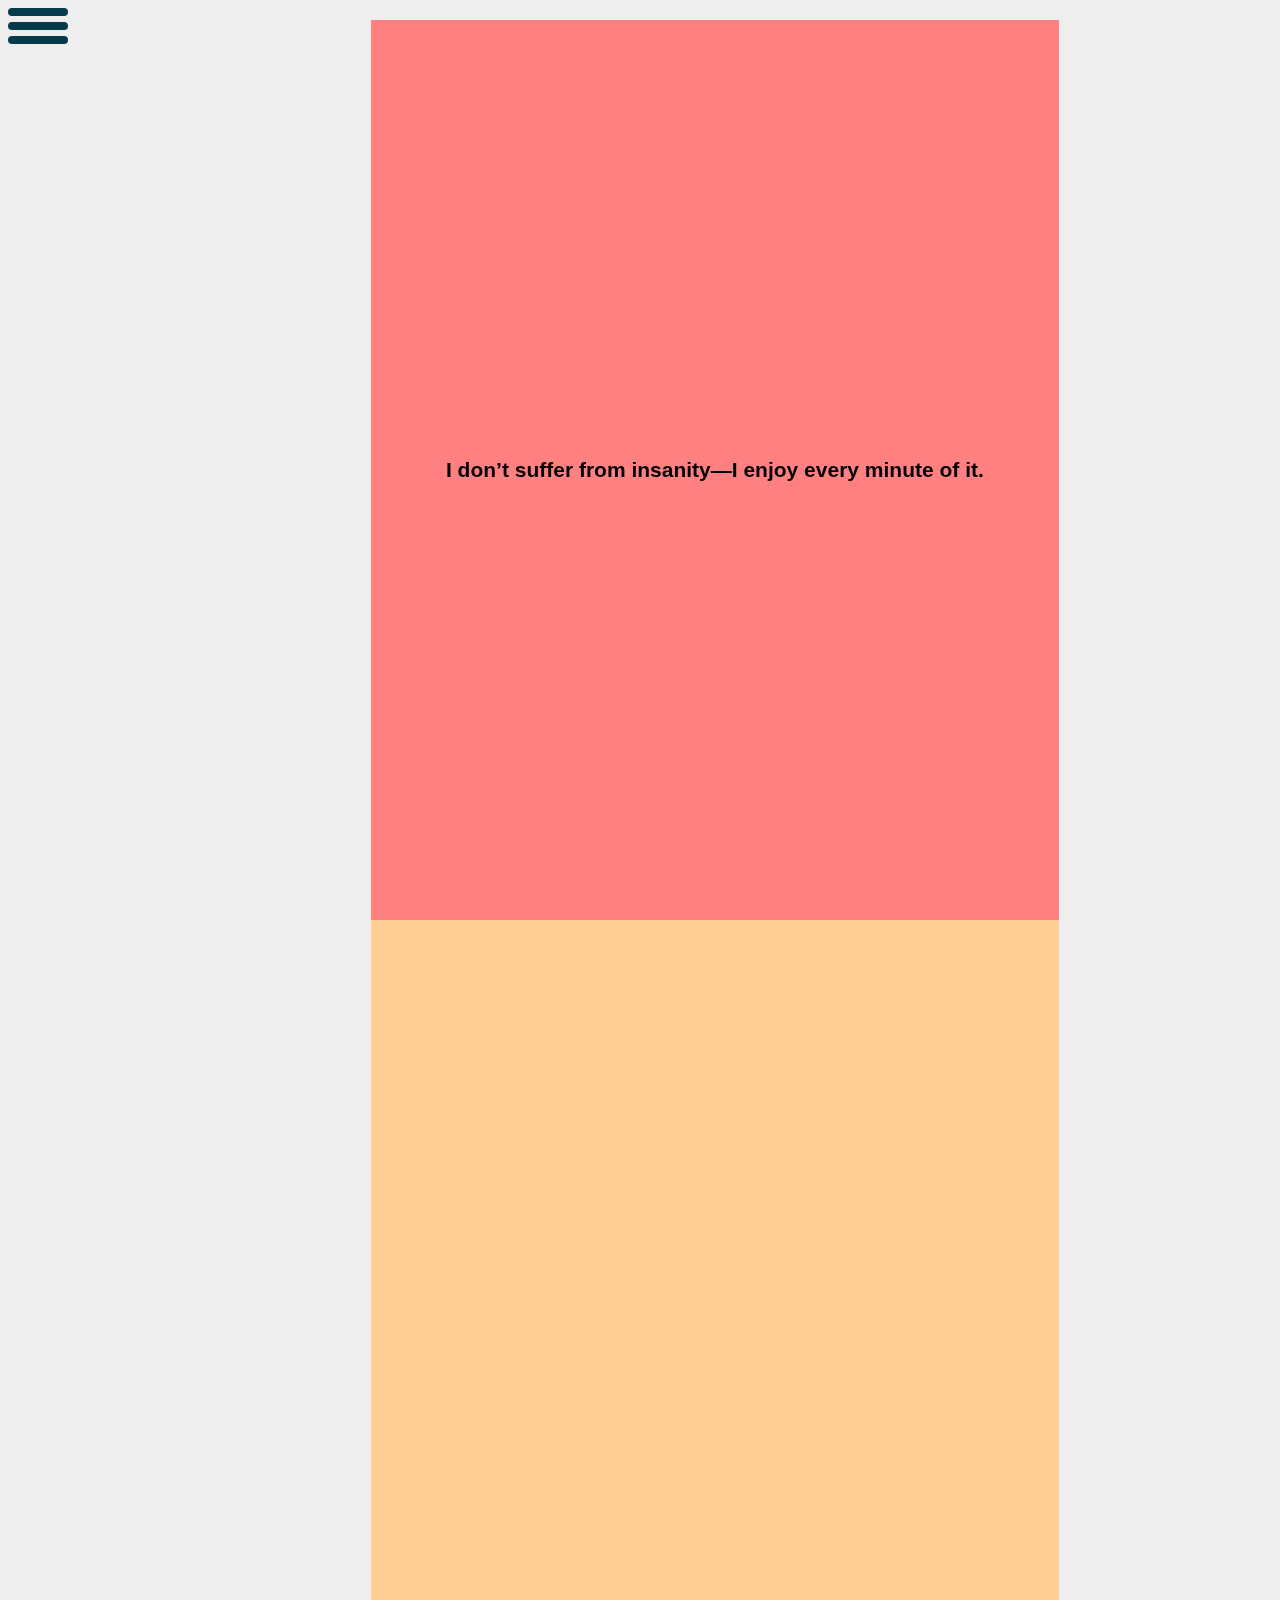
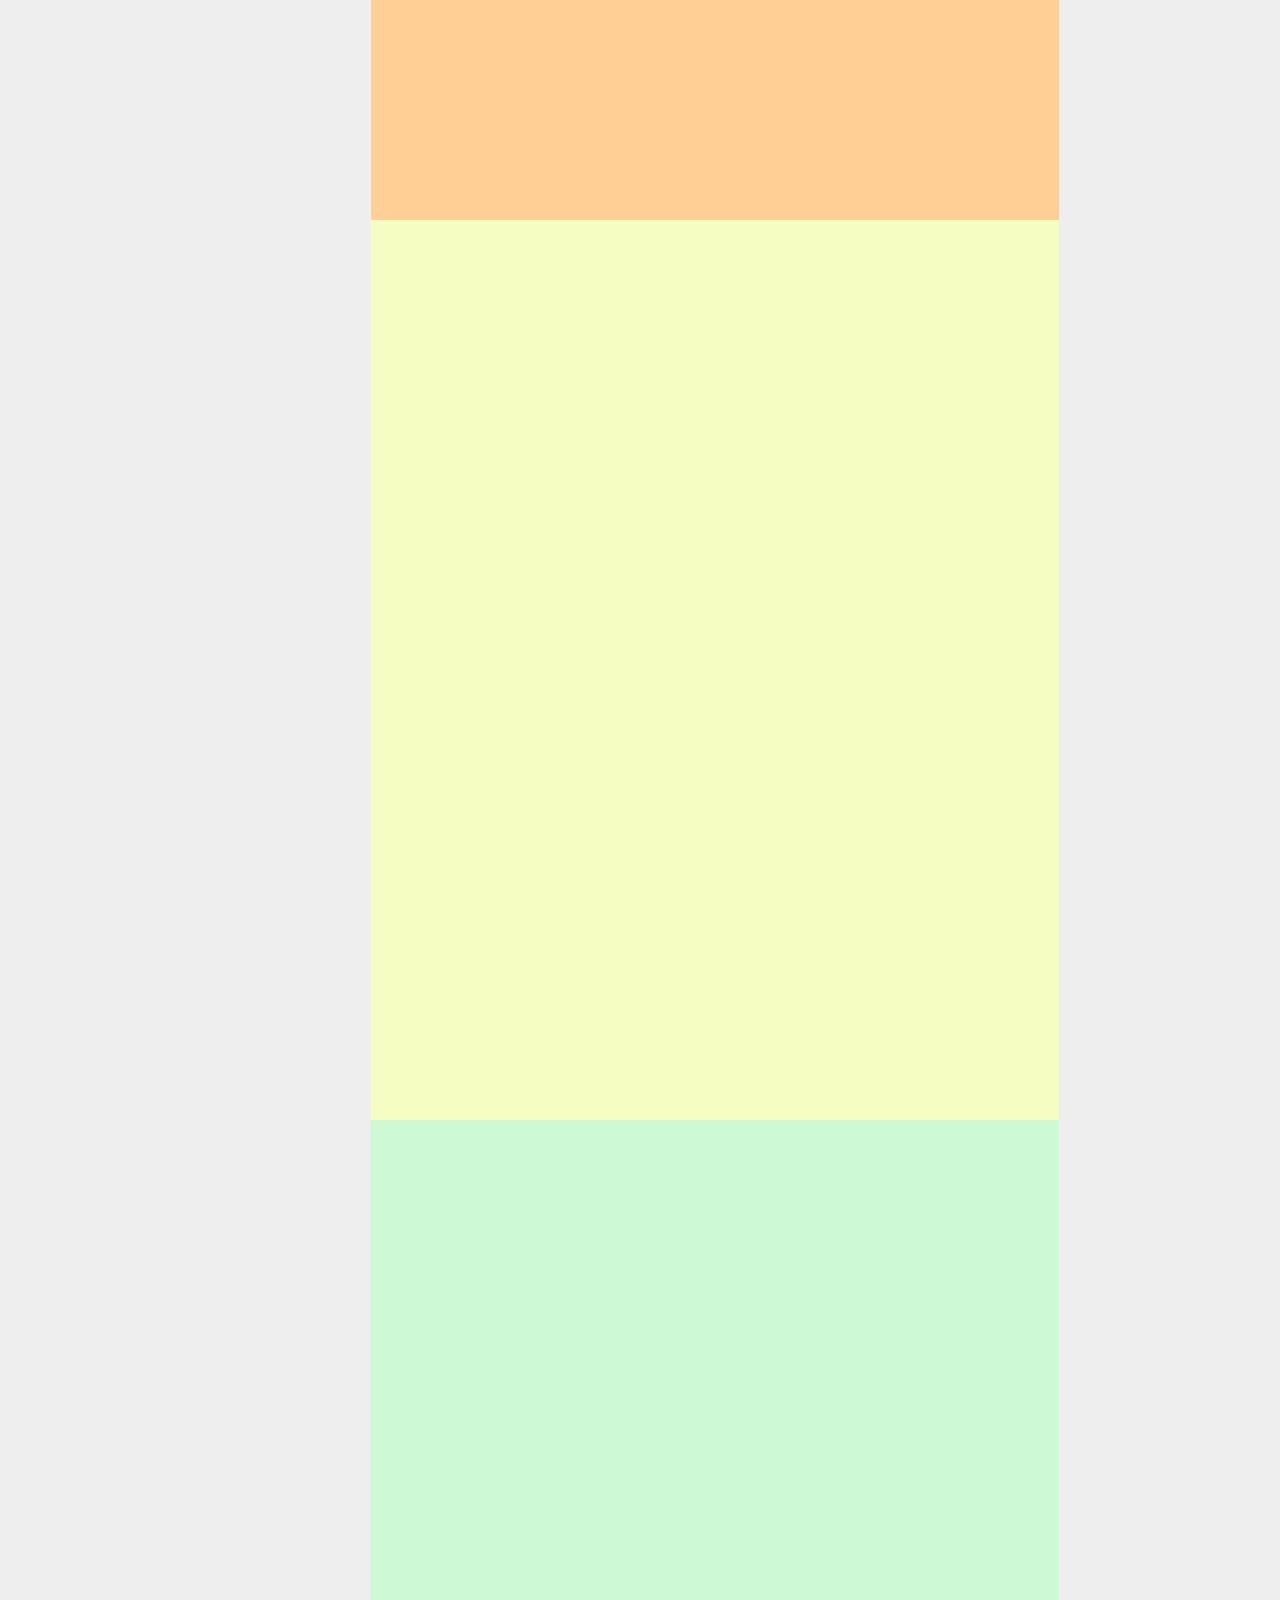
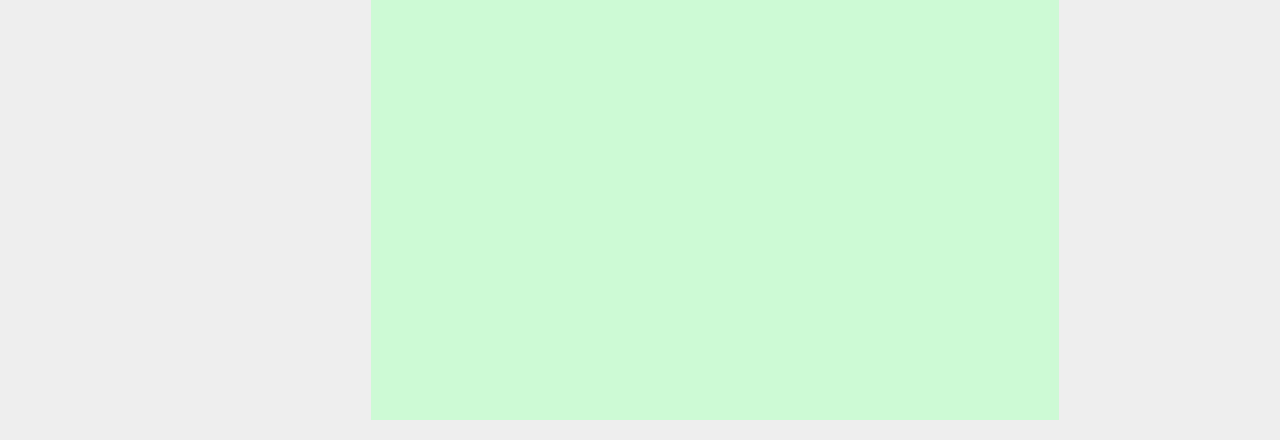
<file: aos.html>
<!DOCTYPE html>
<html lang="en">

<head>
    <meta charset="UTF-8">
    <meta name="viewport" content="width=device-width, initial-scale=1.0">
    <title>AOS</title>
    <link rel="stylesheet" href="styles.css">
    <link rel="stylesheet" href="./css/aos.css">
    <link href='https://unpkg.com/boxicons@2.1.4/css/boxicons.min.css' rel='stylesheet'>
    <link rel="stylesheet" href="https://cdn.jsdelivr.net/npm/aos@2.3.4/dist/aos.css">
</head>

<body>
    <div class="global-container">
        <label class="hamburger-menu">
            <input type="checkbox">
        </label>
        <aside class="sidebar">
            <nav>
                <ul>
                    <li><a href="aos.html">AOS</a></li>
                    <li><a href="swiper.html">Swiper</a></li>
                    <li><a href="fslightbox.html">FS Lightbox</a></li>
                    <li><a href="waypoints.html">Waypoints</a></li>
                </ul>
            </nav>
            <a href="index.html">
                <i class='bx bx-home bx-lg'></i>
            </a>
        </aside>

        <div class="container">
            <section class="section">
                <h2 data-aos="fade-up">I don’t suffer from insanity—I enjoy every minute of it.</h2>
            </section>

            <section class="section">
                <h2 data-aos="fade-left">The last thing I want to do is hurt you; but it’s still on the list.</h2>
            </section>

            <section class="section">
                <h2 data-aos="fade-right">People who take care of chickens are literally chicken tenders.</h2>
            </section>

            <section class="section">
                <h2 data-aos="zoom-in">I failed math so many times at school, I can’t even count</h2>
            </section>
        </div>
    </div>
    <script src="https://cdn.jsdelivr.net/npm/aos@2.3.4/dist/aos.js"></script>
    <script>
        AOS.init();
    </script>
</body>

</html>
</file>
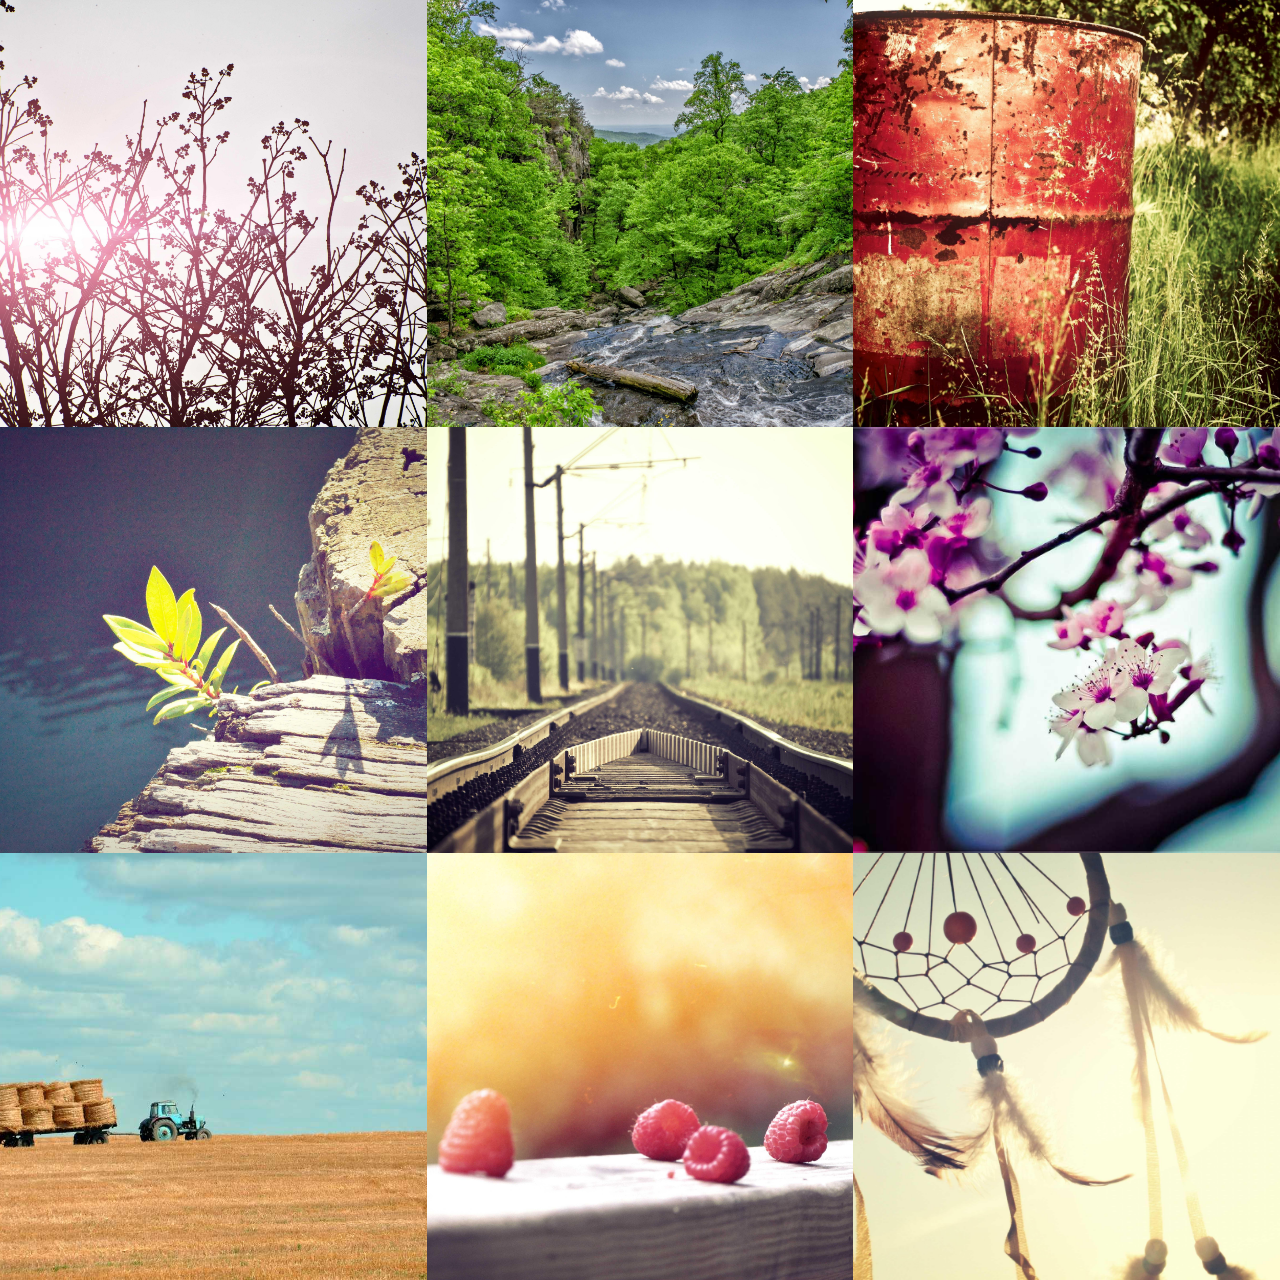
<file: fslightbox.html>
<!DOCTYPE html>
<html lang="en">

<head>
    <meta charset="UTF-8">
    <meta name="viewport" content="width=device-width, initial-scale=1.0">
    <title>FS Lightbox</title>
    <link rel="stylesheet" href="styles.css">
    <link rel="stylesheet" href="./css/fslightbox.css">
    <link href='https://unpkg.com/boxicons@2.1.4/css/boxicons.min.css' rel='stylesheet'>

</head>

<body>

    <div class="grid-container">
        <a data-fslightbox="gallery" href="./images/image1.jpg">
            <img src="./images/image1.jpg" alt="">
        </a>
        <a data-fslightbox="gallery" href="./images/image2.jpg">
            <img src="./images/image2.jpg" alt="">
        </a>
        <a data-fslightbox="gallery" href="./images/image3.jpg">
            <img src="./images/image3.jpg" alt="">
        </a>
        <a data-fslightbox="gallery" href="./images/image4.jpg">
            <img src="./images/image4.jpg" alt="">
        </a>
        <a data-fslightbox="gallery" href="./images/image5.jpg">
            <img src="./images/image5.jpg" alt="">
        </a>
        <a data-fslightbox="gallery" href="./images/image6.jpg">
            <img src="./images/image6.jpg" alt="">
        </a>
        <a data-fslightbox="gallery" href="./images/image7.jpg">
            <img src="./images/image7.jpg" alt="">
        </a>
        <a data-fslightbox="gallery" href="./images/image8.jpg">
            <img src="./images/image8.jpg" alt="">
        </a>
        <a data-fslightbox="gallery" href="./images/image9.jpg">
            <img src="./images/image9.jpg" alt="">
        </a>
    </div>

    <script src="fslightbox.js"></script>
    <script>
        fsLightboxInstances["first-lightbox"].props.onOpen = function () {
            console.log("The first lightbox has opened.");
        }
        fsLightboxInstances["second-lightbox"].props.onOpen = function () {
            console.log("The second lightbox has opened.");
        }
    </script>
</body>
</html>
</file>
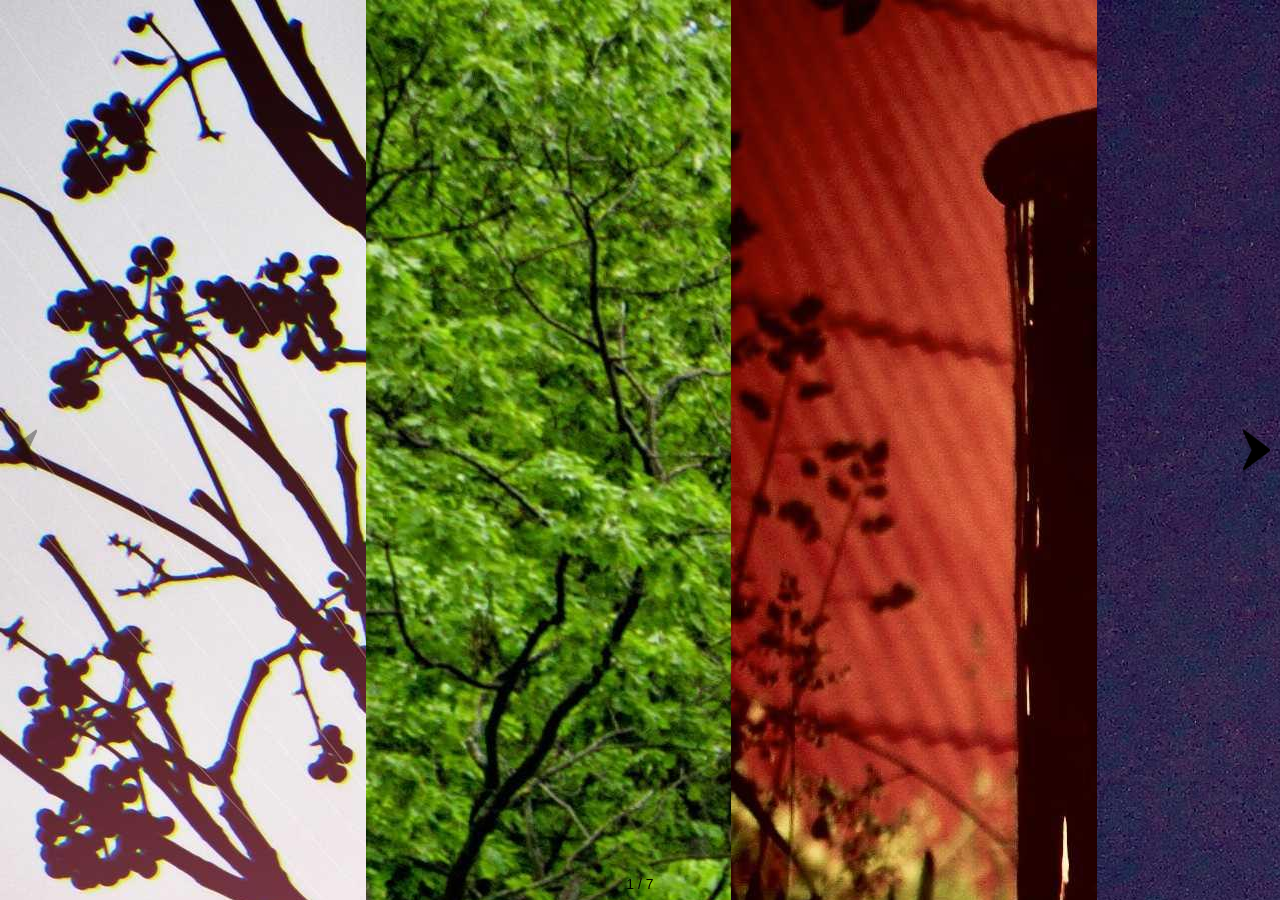
<file: swiper.html>
<!DOCTYPE html>
<html lang="en">

<head>
    <meta charset="UTF-8">
    <meta name="viewport" content="width=device-width, initial-scale=1.0">
    <title>Swiper</title>
    <link rel="stylesheet" href="styles.css">
    <link rel="stylesheet" href="./css/swiper.css">
    <link rel="stylesheet" href="https://cdn.jsdelivr.net/npm/swiper@10/swiper-bundle.min.css">
</head>


    <body>
        <section class="swiper">
            <div class="swiper-container">
                <div class="swiper-wrapper">
                    <div class="swiper-slide"><img src="./images/image1.jpg"></div>
                    <div class="swiper-slide"><img src="./images/image2.jpg"></div>
                    <div class="swiper-slide"><img src="./images/image3.jpg"></div>
                    <div class="swiper-slide"><img src="./images/image4.jpg"></div>
                    <div class="swiper-slide"><img src="./images/image5.jpg"></div>
                    <div class="swiper-slide"><img src="./images/image6.jpg"></div>
                    <div class="swiper-slide"><img src="./images/image7.jpg"></div>
                    <div class="swiper-slide"><img src="./images/image8.jpg"></div>
                    <div class="swiper-slide"><img src="./images/image9.jpg"></div>
                </div>
                <div class="swiper-pagination"></div>
                <div class="swiper-button-prev"><img src="./images/prev.png"></div>
                <div class="swiper-button-next"><img src="./images/next.png"></div>
            </div>
        </section>

        <script src="https://cdn.jsdelivr.net/npm/swiper@10/swiper-bundle.min.js"></script>
        <script>
            const swiper = new Swiper('.swiper-container', {
                slidesPerView: 3.5,
               
                pagination: {
                    el: '.swiper-pagination',
                    type:'fraction',
                    clickable: true,
                },
                navigation: {
                    nextEl: '.swiper-button-next',
                    prevEl: '.swiper-button-prev',
                },
            });
        </script>
    </body>

    </html>
</body>

</html>
</file>
<file: styles.css>
*,
*::after,
*::before {
    margin: 0;
    padding: 0;
    box-sizing: border-box;
}

body {
    font-family: 'Roboto', sans-serif;
}

/*Menu*/
/*CSS Variables*/
:root {
    --main-color: #073b4c;
    --bar-width: 60px;
    --bar-height: 8px;
    --hamburger-gap: 6px;
    --foreground: #073b4c;
    --background: white;
    --hamburger-margin: 8px;
    --animation-timing: 200ms ease-in-out;
    /*Get hamburger height for 3 lines and 2 gaps*/
    --hamburger-height: calc(var(--bar-height) * 3 + var(--hamburger-gap) * 2);
}

ul {
    list-style-type: none;
}

li {
    margin-bottom: 40px;
}

li:first-child {
    margin-top: 20px;
}

li a {
    box-shadow: inset 0 0 0 0 teal;
    color: white;

    padding: 0.8rem;
    margin: 0 -.25rem;
    transition: color .5s ease-in-out, box-shadow .5s ease-in-out;
    text-decoration: none;
    font-size: 1.1rem;
    font-weight: bold;
}

li a:hover {
    color: teal;
    box-shadow: inset 200px 0 0 0 #fff;
}

.global-container {
    display: flex;
}

.hamburger-menu {
    /*Get X width by multiplying by square root of 2 (because we have a 90deg angle between the 2 diagonals) !!! YOU CANNOT USE sqrt(2), it breaks the X in this case, dunno why :c */
    --x-width: calc(var(--hamburger-height) * 1.41421356237);

    display: flex;
    flex-direction: column;
    gap: var(--hamburger-gap);
    width: max-content;
    position: absolute;
    top: var(--hamburger-margin);
    left: var(--hamburger-margin);
    z-index: 2;
    cursor: pointer;
}

.hamburger-menu:has(input:checked) {
    --foreground: white;
    --background: teal;
}

.hamburger-menu:has(input:focus-visible)::before,
.hamburger-menu:has(input:focus-visible)::after,
.hamburger-menu input:focus-visible {
    border: 1px solid var(--background);
    box-shadow: 0 0 0 1px var(--foreground);
}

/*Hamburger bars*/
.hamburger-menu::before,
.hamburger-menu::after,
.hamburger-menu input {
    content: "";
    width: var(--bar-width);
    height: var(--bar-height);
    background-color: var(--foreground);
    border-radius: 9999px;
    transform-origin: left center;
    transition: opacity var(--animation-timing), width var(--animation-timing),
        rotate var(--animation-timing), translate var(--animation-timing),
        background-color var(--animation-timing);
}

.hamburger-menu input {
    appearance: none;
    /*Removes the checkbox*/
    padding: 0;
    margin: 0;
    outline: none;
    pointer-events: none;
}

/*Rotation of X bars*/
.hamburger-menu:has(input:checked)::before {
    rotate: 45deg;
    width: var(--x-width);
    /*Offset to get a perfectly aligned X diagonals*/
    translate: 0 calc(var(--bar-height) / -2);
}

.hamburger-menu:has(input:checked)::after {
    rotate: -45deg;
    width: var(--x-width);
    translate: 0 calc(var(--bar-height) / 2);
}

.hamburger-menu input:checked {
    opacity: 0;
    width: 0;
}

.sidebar {
    position: relative;
    transition: translate var(--animation-timing);
    translate: -100%;
    padding: 0.5rem 1rem;
    padding-top: calc(var(--hamburger-height) + var(--hamburger-margin) + 1rem);
    background-color: var(--foreground);
    color: var(--background);
    max-width: 15.75rem;
    min-height: 100vh;
}

/*When we "check" the hamburger, the sidebar menu appears*/
.hamburger-menu:has(input:checked)+.sidebar {
    translate: 0;
}

a .bx.bx-home {
    position: absolute;
    bottom: 50%;
    color: white;
    border: 1px solid white;
    border-radius: 5px;
    transition: .8s;
}

a:hover .bx.bx-home {
    background: white;
    color: teal;
}

/*Swiper Homepage*/
html,
body {
    position: relative;
    height: 100%;
}

body {
    background: #eee;
    font-family: Helvetica Neue, Helvetica, Arial, sans-serif;
    font-size: 14px;
    color: #000;
    margin: 0;
    padding: 0;
}

swiper-container {
    flex-grow: 1;
    width: 100%;
    padding-top: 50px;
    padding-bottom: 50px;
}

swiper-slide {
    background-position: center;
    background-size: cover;
    width: 250px;
    height: 450px;
    display: flex;
    justify-content: center;
    align-items: center;
}

.colored-block {
    width: 100%;
    height: 100%;
    display: flex;
    justify-content: center;
    align-items: center;
}

.colored-block.one{
    background:#ef476f ; 
}
.colored-block.two{
    background:#ffd166 ; 
}
.colored-block.three{
    background:#06d6a0 ; 
}
.colored-block.four{
    background:#FEB326 ; 
}


.slide-content {
    text-align: center;
}

.slide-title {
    font-size: 3rem;
    display: inline-block;
    color: white;
    text-align: center;
    margin-top: 10px;
}

.slide-content a{
    text-decoration: none;
}

.slide-content a:hover{
    text-decoration: underline;
}
</file>
<file: css/fslightbox.css>
.grid-container {
    display: grid;
    grid-template-columns: 1fr 1fr 1fr;
    grid-template-rows: 1fr 1fr 1fr;
    
    width: 100vw;
    height: 100vh;
}

.grid-container img {
    display: block;
    aspect-ratio: 1;
    width: 100%;
    height: 100%;
    object-fit: cover;
}
</file>
